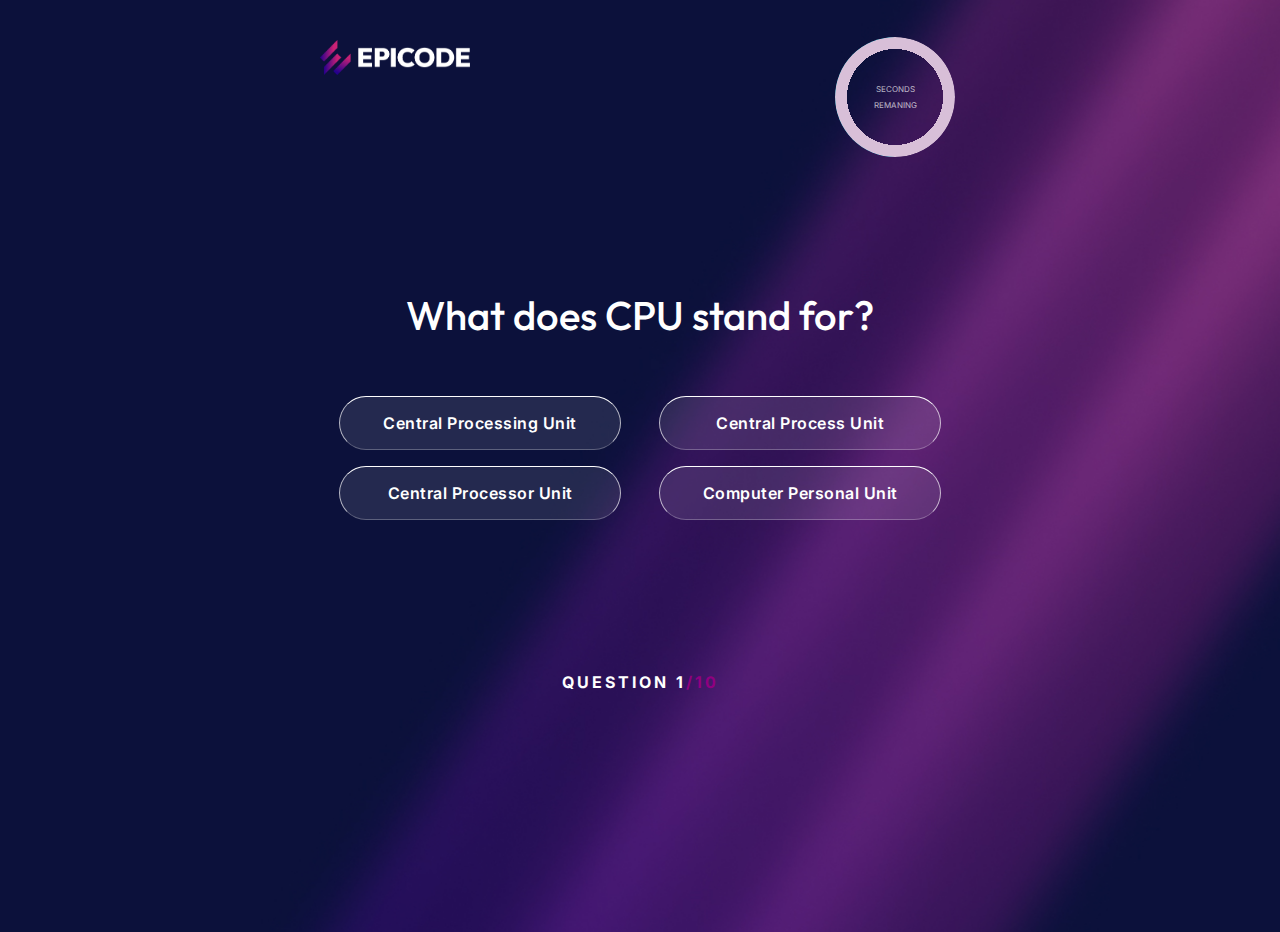
<file: benchmark-page.html>
<!DOCTYPE html>
<html lang="en">
  <head>
    <meta charset="UTF-8" />
    <meta name="viewport" content="width=device-width, initial-scale=1.0" />
    <link rel="stylesheet" href="./assets/css/benchmark-page.css" />
    <title>Benchmark</title>
  </head>
  <body>
    <!-- CREO LA STRUTTURA PER IL TIMER-->
    <section id="flex-heading">
      <div class="logo">
        <img src="./assets/imgs/epicode_logo.png" alt="logo" />
      </div>
      <div class="timer-box">
        <div class="main-container-timer center">
          <!-- progress indicator-->
          <div class="circle-container center">
            <div class="semicircle"></div>
            <div class="semicircle"></div>
            <div class="semicircle"></div>
            <div class="outermost-circle"></div>
          </div>

          <div class="timer-container center">
            <div class="timer-text"><p>SECONDS</p></div>
            <div class="timer center"></div>
            <div class="timer-text"><p>REMANING</p></div>
          </div>
        </div>
      </div>
    </section>
    <main>
      <!--QUIZ-->
      <div id="quiz-container">
        <h2 id="question"></h2>
        <div id="options"></div>
      </div>

      <!--QUESTION COUNTER-->
    </main>
    <footer>
      <div class="qustion-count">
        <span id="number-of-question"></span>
      </div>
    </footer>
    <script src="./assets/JavaScript/Benchmark-page.js"></script>
  </body>
</html>
</file>
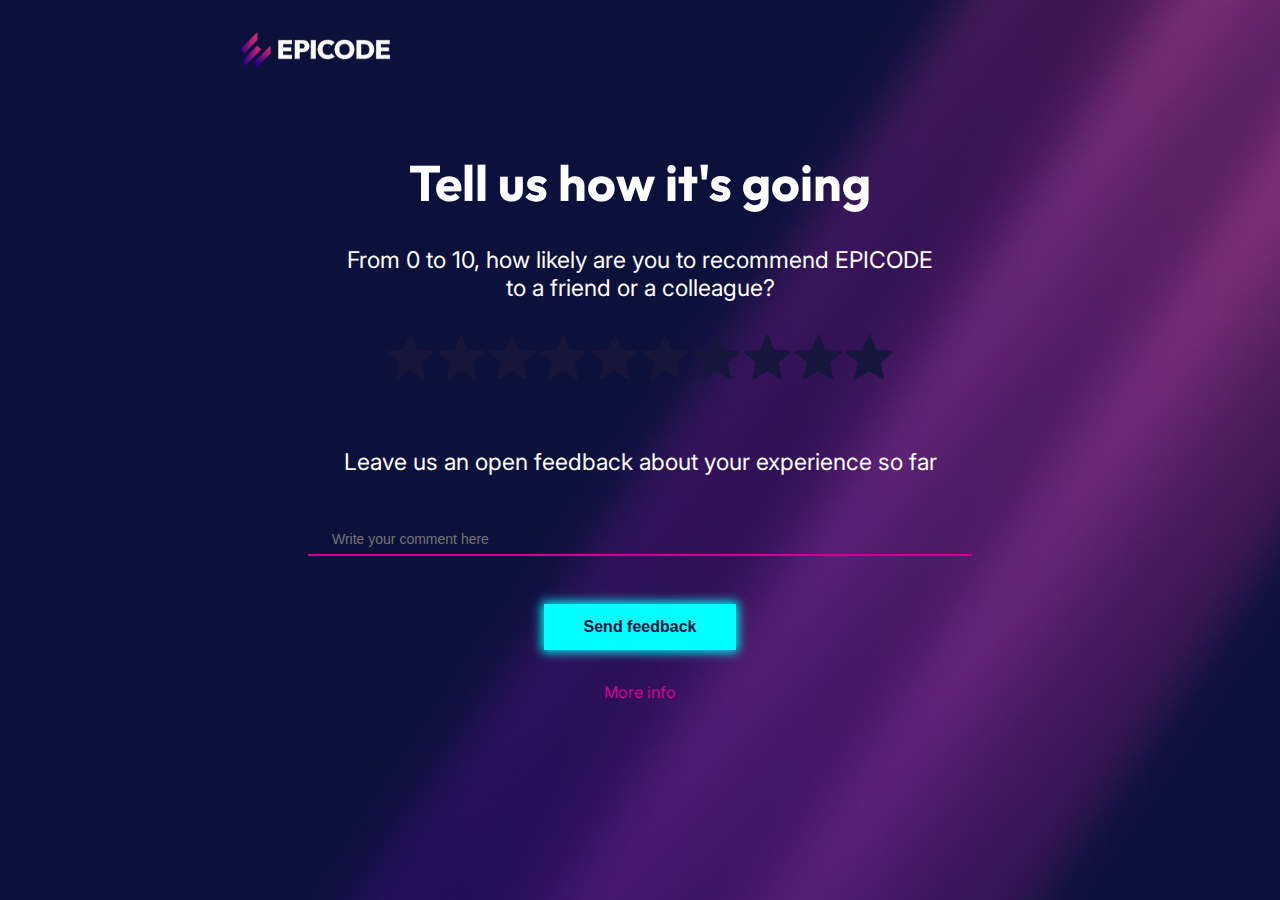
<file: Feedback-Page.html>
<!DOCTYPE html>
<html lang="en">
  <head>
    <meta charset="UTF-8" />
    <meta name="viewport" content="width=device-width, initial-scale=1.0" />
    <link rel="stylesheet" href="./assets/css/Feedback-Page.css" />
    <link
      rel="stylesheet"
      href="https://cdnjs.cloudflare.com/ajax/libs/font-awesome/5.15.4/css/all.min.css"
      integrity="sha512-1ycn6IcaQQ40/MKBW2W4Rhis/DbILU74C1vSrLJxCq57o941Ym01SwNsOMqvEBFlcgUa6xLiPY/NS5R+E6ztJQ=="
      crossorigin="anonymous"
      referrerpolicy="no-referrer"
    />
    <title>Feedback Page</title>
  </head>
  <body>
    <main>
      <div class="logo">
        <img src="./assets/imgs/epicode_logo.png" alt="logo Epicode" />
      </div>

      <h2>Tell us how it's going</h2>
      <p class="paragrafo-feedback">
        From 0 to 10, how likely are you to recommend EPICODE <br />
        to a friend or a colleague?
      </p>

      <!-- STRUTTUTA DELLE STELLE-->
      <div class="contenitoreStelle">
        <svg width="47" height="46" viewBox="0 0 47 46" fill="none" xmlns="http://www.w3.org/2000/svg">
          <path
            d="M22.2044 1.55551C22.6143 0.569963 24.0104 0.569964 24.4203 1.55552L29.9874 14.9402C30.1602 15.3557 30.5509 15.6396 30.9994 15.6756L45.4494 16.834C46.5134 16.9193 46.9448 18.2471 46.1341 18.9415L35.1248 28.3722C34.7831 28.6649 34.6338 29.1242 34.7382 29.5619L38.1018 43.6626C38.3494 44.7009 37.2199 45.5215 36.309 44.9651L23.9379 37.4089C23.5538 37.1743 23.0709 37.1743 22.6868 37.4089L10.3157 44.9651C9.40478 45.5215 8.27528 44.7009 8.52295 43.6626L11.8865 29.5619C11.9909 29.1242 11.8416 28.6649 11.4999 28.3722L0.490575 18.9415C-0.320069 18.2471 0.111362 16.9193 1.17535 16.834L15.6253 15.6756C16.0738 15.6396 16.4645 15.3557 16.6374 14.9402L22.2044 1.55551Z"
            fill="#000000"
            class="star"
          />
        </svg>
        <svg width="47" height="46" viewBox="0 0 47 46" fill="none" xmlns="http://www.w3.org/2000/svg">
          <path
            d="M22.2044 1.55551C22.6143 0.569963 24.0104 0.569964 24.4203 1.55552L29.9874 14.9402C30.1602 15.3557 30.5509 15.6396 30.9994 15.6756L45.4494 16.834C46.5134 16.9193 46.9448 18.2471 46.1341 18.9415L35.1248 28.3722C34.7831 28.6649 34.6338 29.1242 34.7382 29.5619L38.1018 43.6626C38.3494 44.7009 37.2199 45.5215 36.309 44.9651L23.9379 37.4089C23.5538 37.1743 23.0709 37.1743 22.6868 37.4089L10.3157 44.9651C9.40478 45.5215 8.27528 44.7009 8.52295 43.6626L11.8865 29.5619C11.9909 29.1242 11.8416 28.6649 11.4999 28.3722L0.490575 18.9415C-0.320069 18.2471 0.111362 16.9193 1.17535 16.834L15.6253 15.6756C16.0738 15.6396 16.4645 15.3557 16.6374 14.9402L22.2044 1.55551Z"
            fill="#000000"
            class="star"
          />
        </svg>
        <svg width="47" height="46" viewBox="0 0 47 46" fill="none" xmlns="http://www.w3.org/2000/svg">
          <path
            d="M22.2044 1.55551C22.6143 0.569963 24.0104 0.569964 24.4203 1.55552L29.9874 14.9402C30.1602 15.3557 30.5509 15.6396 30.9994 15.6756L45.4494 16.834C46.5134 16.9193 46.9448 18.2471 46.1341 18.9415L35.1248 28.3722C34.7831 28.6649 34.6338 29.1242 34.7382 29.5619L38.1018 43.6626C38.3494 44.7009 37.2199 45.5215 36.309 44.9651L23.9379 37.4089C23.5538 37.1743 23.0709 37.1743 22.6868 37.4089L10.3157 44.9651C9.40478 45.5215 8.27528 44.7009 8.52295 43.6626L11.8865 29.5619C11.9909 29.1242 11.8416 28.6649 11.4999 28.3722L0.490575 18.9415C-0.320069 18.2471 0.111362 16.9193 1.17535 16.834L15.6253 15.6756C16.0738 15.6396 16.4645 15.3557 16.6374 14.9402L22.2044 1.55551Z"
            fill="#000000"
            class="star"
          />
        </svg>
        <svg width="47" height="46" viewBox="0 0 47 46" fill="none" xmlns="http://www.w3.org/2000/svg">
          <path
            d="M22.2044 1.55551C22.6143 0.569963 24.0104 0.569964 24.4203 1.55552L29.9874 14.9402C30.1602 15.3557 30.5509 15.6396 30.9994 15.6756L45.4494 16.834C46.5134 16.9193 46.9448 18.2471 46.1341 18.9415L35.1248 28.3722C34.7831 28.6649 34.6338 29.1242 34.7382 29.5619L38.1018 43.6626C38.3494 44.7009 37.2199 45.5215 36.309 44.9651L23.9379 37.4089C23.5538 37.1743 23.0709 37.1743 22.6868 37.4089L10.3157 44.9651C9.40478 45.5215 8.27528 44.7009 8.52295 43.6626L11.8865 29.5619C11.9909 29.1242 11.8416 28.6649 11.4999 28.3722L0.490575 18.9415C-0.320069 18.2471 0.111362 16.9193 1.17535 16.834L15.6253 15.6756C16.0738 15.6396 16.4645 15.3557 16.6374 14.9402L22.2044 1.55551Z"
            fill="#000000"
            class="star"
          />
        </svg>
        <svg width="47" height="46" viewBox="0 0 47 46" fill="none" xmlns="http://www.w3.org/2000/svg">
          <path
            d="M22.2044 1.55551C22.6143 0.569963 24.0104 0.569964 24.4203 1.55552L29.9874 14.9402C30.1602 15.3557 30.5509 15.6396 30.9994 15.6756L45.4494 16.834C46.5134 16.9193 46.9448 18.2471 46.1341 18.9415L35.1248 28.3722C34.7831 28.6649 34.6338 29.1242 34.7382 29.5619L38.1018 43.6626C38.3494 44.7009 37.2199 45.5215 36.309 44.9651L23.9379 37.4089C23.5538 37.1743 23.0709 37.1743 22.6868 37.4089L10.3157 44.9651C9.40478 45.5215 8.27528 44.7009 8.52295 43.6626L11.8865 29.5619C11.9909 29.1242 11.8416 28.6649 11.4999 28.3722L0.490575 18.9415C-0.320069 18.2471 0.111362 16.9193 1.17535 16.834L15.6253 15.6756C16.0738 15.6396 16.4645 15.3557 16.6374 14.9402L22.2044 1.55551Z"
            fill="#000000"
            class="star"
          />
        </svg>
        <svg width="47" height="46" viewBox="0 0 47 46" fill="none" xmlns="http://www.w3.org/2000/svg">
          <path
            d="M22.2044 1.55551C22.6143 0.569963 24.0104 0.569964 24.4203 1.55552L29.9874 14.9402C30.1602 15.3557 30.5509 15.6396 30.9994 15.6756L45.4494 16.834C46.5134 16.9193 46.9448 18.2471 46.1341 18.9415L35.1248 28.3722C34.7831 28.6649 34.6338 29.1242 34.7382 29.5619L38.1018 43.6626C38.3494 44.7009 37.2199 45.5215 36.309 44.9651L23.9379 37.4089C23.5538 37.1743 23.0709 37.1743 22.6868 37.4089L10.3157 44.9651C9.40478 45.5215 8.27528 44.7009 8.52295 43.6626L11.8865 29.5619C11.9909 29.1242 11.8416 28.6649 11.4999 28.3722L0.490575 18.9415C-0.320069 18.2471 0.111362 16.9193 1.17535 16.834L15.6253 15.6756C16.0738 15.6396 16.4645 15.3557 16.6374 14.9402L22.2044 1.55551Z"
            fill="#000000"
            class="star"
          />
        </svg>
        <svg width="47" height="46" viewBox="0 0 47 46" fill="none" xmlns="http://www.w3.org/2000/svg">
          <path
            d="M22.2044 1.55551C22.6143 0.569963 24.0104 0.569964 24.4203 1.55552L29.9874 14.9402C30.1602 15.3557 30.5509 15.6396 30.9994 15.6756L45.4494 16.834C46.5134 16.9193 46.9448 18.2471 46.1341 18.9415L35.1248 28.3722C34.7831 28.6649 34.6338 29.1242 34.7382 29.5619L38.1018 43.6626C38.3494 44.7009 37.2199 45.5215 36.309 44.9651L23.9379 37.4089C23.5538 37.1743 23.0709 37.1743 22.6868 37.4089L10.3157 44.9651C9.40478 45.5215 8.27528 44.7009 8.52295 43.6626L11.8865 29.5619C11.9909 29.1242 11.8416 28.6649 11.4999 28.3722L0.490575 18.9415C-0.320069 18.2471 0.111362 16.9193 1.17535 16.834L15.6253 15.6756C16.0738 15.6396 16.4645 15.3557 16.6374 14.9402L22.2044 1.55551Z"
            fill="#000000"
            class="star"
          />
        </svg>
        <svg width="47" height="46" viewBox="0 0 47 46" fill="none" xmlns="http://www.w3.org/2000/svg">
          <path
            d="M22.2044 1.55551C22.6143 0.569963 24.0104 0.569964 24.4203 1.55552L29.9874 14.9402C30.1602 15.3557 30.5509 15.6396 30.9994 15.6756L45.4494 16.834C46.5134 16.9193 46.9448 18.2471 46.1341 18.9415L35.1248 28.3722C34.7831 28.6649 34.6338 29.1242 34.7382 29.5619L38.1018 43.6626C38.3494 44.7009 37.2199 45.5215 36.309 44.9651L23.9379 37.4089C23.5538 37.1743 23.0709 37.1743 22.6868 37.4089L10.3157 44.9651C9.40478 45.5215 8.27528 44.7009 8.52295 43.6626L11.8865 29.5619C11.9909 29.1242 11.8416 28.6649 11.4999 28.3722L0.490575 18.9415C-0.320069 18.2471 0.111362 16.9193 1.17535 16.834L15.6253 15.6756C16.0738 15.6396 16.4645 15.3557 16.6374 14.9402L22.2044 1.55551Z"
            fill="#000000"
            class="star"
          />
        </svg>
        <svg width="47" height="46" viewBox="0 0 47 46" fill="none" xmlns="http://www.w3.org/2000/svg">
          <path
            d="M22.2044 1.55551C22.6143 0.569963 24.0104 0.569964 24.4203 1.55552L29.9874 14.9402C30.1602 15.3557 30.5509 15.6396 30.9994 15.6756L45.4494 16.834C46.5134 16.9193 46.9448 18.2471 46.1341 18.9415L35.1248 28.3722C34.7831 28.6649 34.6338 29.1242 34.7382 29.5619L38.1018 43.6626C38.3494 44.7009 37.2199 45.5215 36.309 44.9651L23.9379 37.4089C23.5538 37.1743 23.0709 37.1743 22.6868 37.4089L10.3157 44.9651C9.40478 45.5215 8.27528 44.7009 8.52295 43.6626L11.8865 29.5619C11.9909 29.1242 11.8416 28.6649 11.4999 28.3722L0.490575 18.9415C-0.320069 18.2471 0.111362 16.9193 1.17535 16.834L15.6253 15.6756C16.0738 15.6396 16.4645 15.3557 16.6374 14.9402L22.2044 1.55551Z"
            fill="#000000"
            class="star"
          />
        </svg>
        <svg width="47" height="46" viewBox="0 0 47 46" fill="none" xmlns="http://www.w3.org/2000/svg">
          <path
            d="M22.2044 1.55551C22.6143 0.569963 24.0104 0.569964 24.4203 1.55552L29.9874 14.9402C30.1602 15.3557 30.5509 15.6396 30.9994 15.6756L45.4494 16.834C46.5134 16.9193 46.9448 18.2471 46.1341 18.9415L35.1248 28.3722C34.7831 28.6649 34.6338 29.1242 34.7382 29.5619L38.1018 43.6626C38.3494 44.7009 37.2199 45.5215 36.309 44.9651L23.9379 37.4089C23.5538 37.1743 23.0709 37.1743 22.6868 37.4089L10.3157 44.9651C9.40478 45.5215 8.27528 44.7009 8.52295 43.6626L11.8865 29.5619C11.9909 29.1242 11.8416 28.6649 11.4999 28.3722L0.490575 18.9415C-0.320069 18.2471 0.111362 16.9193 1.17535 16.834L15.6253 15.6756C16.0738 15.6396 16.4645 15.3557 16.6374 14.9402L22.2044 1.55551Z"
            fill="#000000"
            class="star"
          />
        </svg>
      </div>
      <form class="contenitore-inputFeedback">
        <label for="input-feedback">
          <p class="paragrafo-feedback">Leave us an open feedback about your experience so far</p>
          <input type="text" placeholder="Write your comment here" id="input-feedback" required />
          <button type="submit" class="bottone-azzurro-feedback">
            Send feedback
            <!--  <a href="Invio-feedback-page.html" class="feedback-ancora" id="pulsante" required>Send feedback</a>-->
          </button>
        </label>
      </form>
      <a
        href="https://epicode.com/it/?utm_source=adwords&utm_campaign=Brand&utm_adgroup=brandexact&utm_term=epicode&utm_medium=ppc&hsa_acc=1246633295&hsa_cam=11897141170&hsa_grp=115607542236&hsa_ad=639941169967&hsa_src=g&hsa_tgt=kwd-1083842420863&hsa_kw=epicode&hsa_mt=e&hsa_net=adwords&hsa_ver=3&gclid=CjwKCAiA2pyuBhBKEiwApLaIO6SbLhVtDYxiuy8BalB54jHzauFzKASva6mp0hlXMIi9CQjwZteSLxoCl9QQAvD_BwE"
        class="info"
      >
        More info
      </a>
    </main>
    <script src="./assets/JavaScript/Feedback-Page.js"></script>
  </body>
</html>
</file>
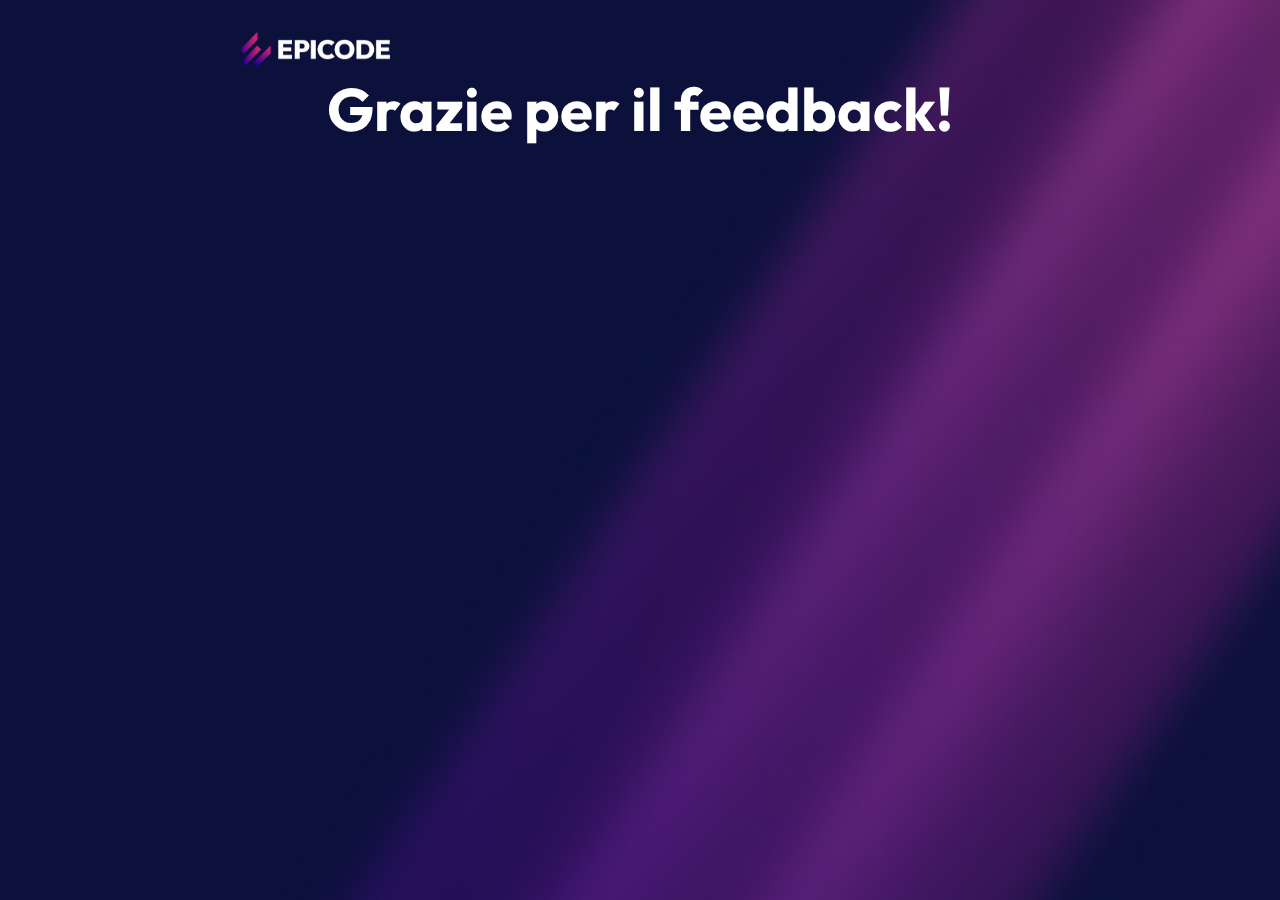
<file: Invio-feedback-page.html>
<!DOCTYPE html>
<html lang="en">
  <head>
    <meta charset="UTF-8" />
    <meta name="viewport" content="width=device-width, initial-scale=1.0" />
    <link rel="stylesheet" href="./assets/css/Invio-feedback.css" />
    <title>Invio feedback</title>
  </head>
  <body>
    <main>
      <div class="logo">
        <img src="./assets/imgs/epicode_logo.png" alt="logo Epicode" />
      </div>
      <h1>Grazie per il feedback!</h1>
      <div id="commento"></div>
    </main>
    <script src="./assets/JavaScript/Invio-feedback.js"></script>
  </body>
</html>
</file>
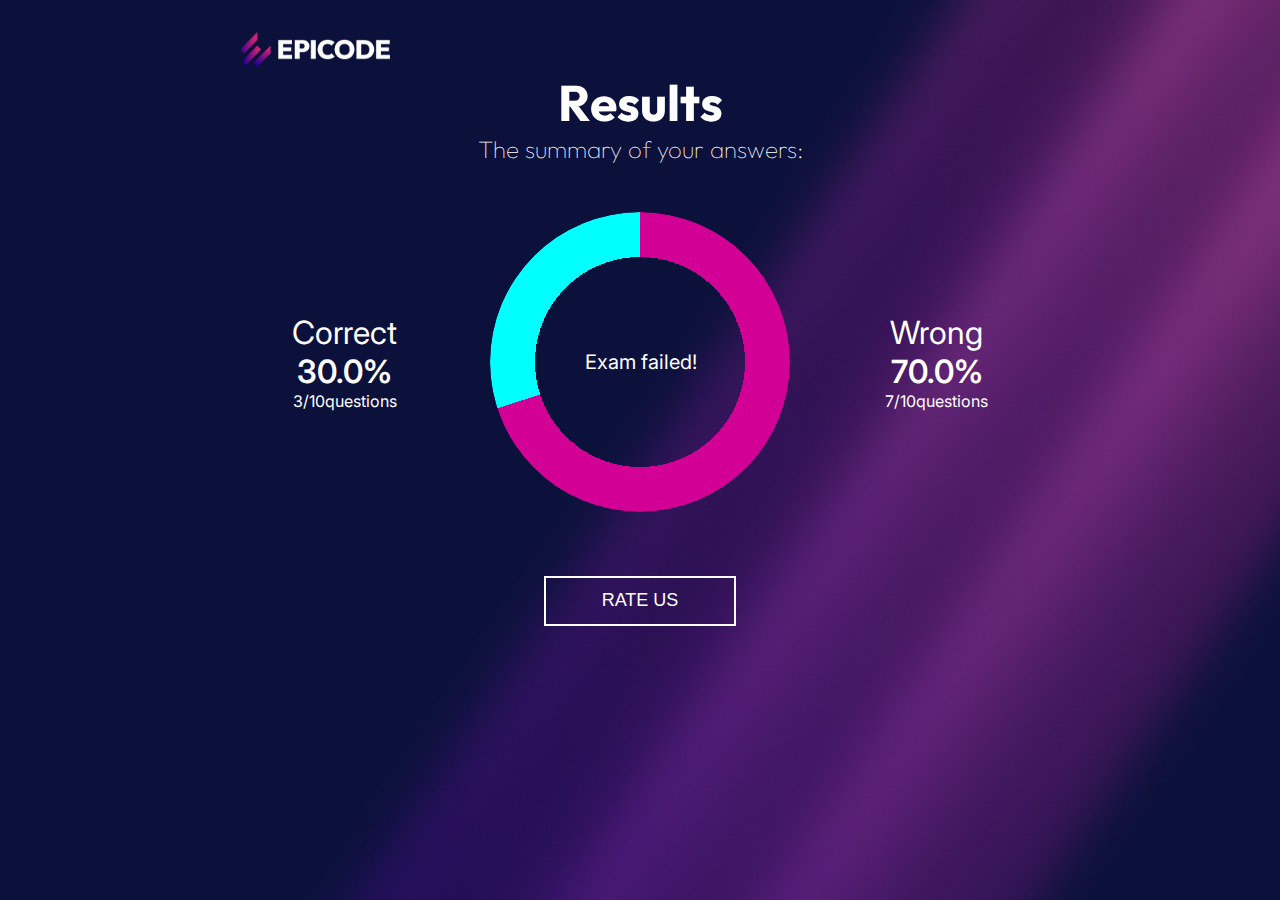
<file: Results.html>
<!DOCTYPE html>
<html lang="en">
  <head>
    <meta charset="UTF-8" />
    <meta name="viewport" content="width=device-width, initial-scale=1.0" />
    <link rel="stylesheet" href="./assets/css/Results-style.css" />
    <title>Results Page</title>
  </head>
  <body>
    <main>
      <img class="logo" src="./assets/imgs/epicode_logo.png" alt="Epicode Logo" />

      <section class="center-results">
        <h1 class="bianco size">Results</h1>
        <h2 class="bianco grandezza">The summary of your answers:</h2>

        <div class="contenitore-risultato center-grafico">
          <div class="main-container-quiz center-grafico">
            <!-- PROGRESS INDICATOR-->
            <div class="circle-container-quiz center-grafico bianco">
              <div id="pie" class="pie"></div>
            </div>
            <!-- VALORI DELLA PERCENTUALE-->

            <div class="risposte-corette bianco">
              <p class="correct-wrong">Correct</p>
            </div>

            <div class="commento-risultato center-grafico"></div>

            <div class="risposte-sbagliate bianco">
              <p class="correct-wrong">Wrong</p>
            </div>
          </div>
        </div>

        <button id="rate-us"><a href="Feedback-Page.html" class="ancora-results">RATE US</a></button>
      </section>
    </main>

    <script src="./assets/JavaScript/Results.js"></script>
  </body>
</html>
</file>
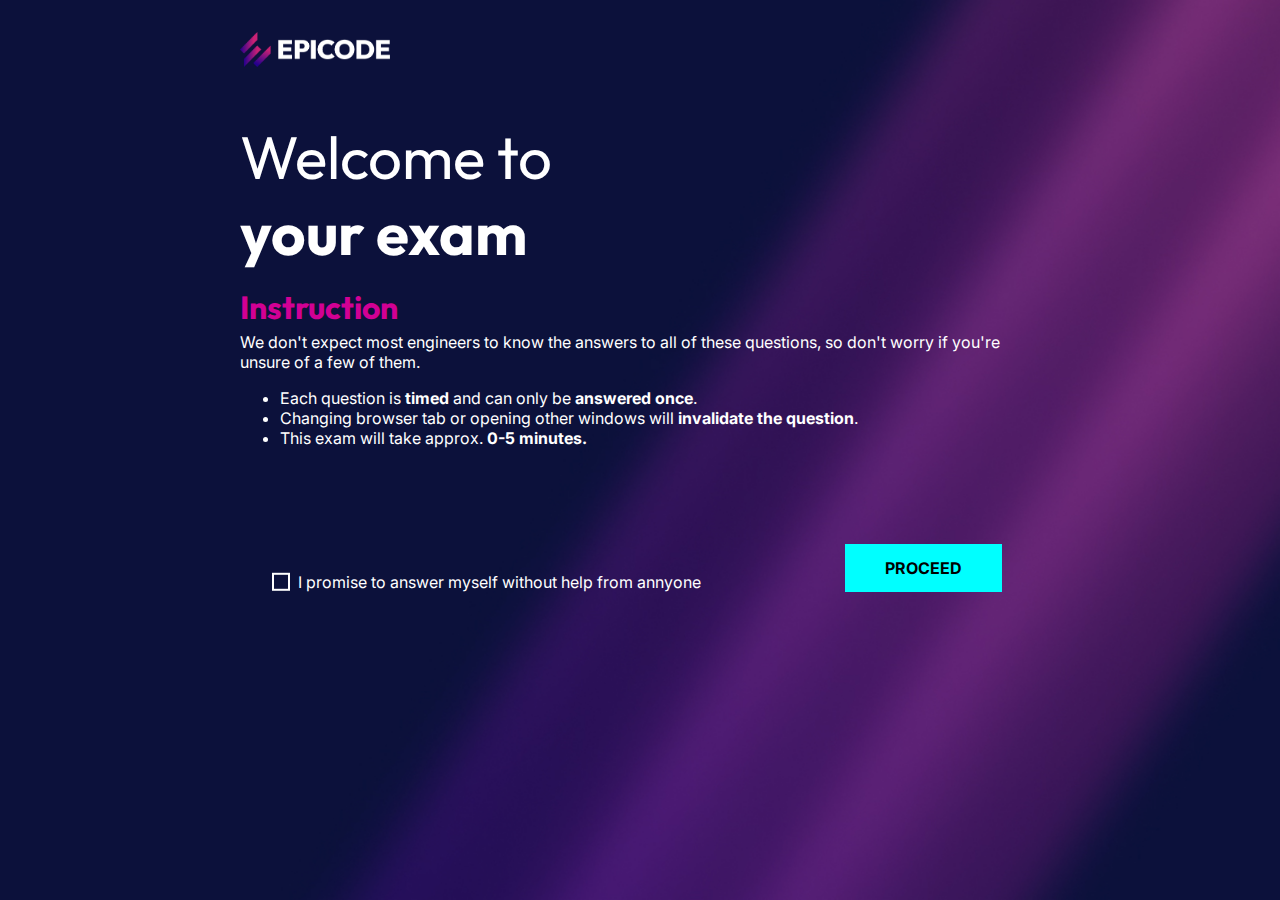
<file: Welcome-Page.html>
<!DOCTYPE html>
<html lang="en">
  <head>
    <meta charset="UTF-8" />
    <meta name="viewport" content="width=device-width, initial-scale=1.0" />
    <link rel="stylesheet" href="./assets/css/WelcomePage.css" />
    <title>Welcome Page</title>
  </head>
  <body>
    <main>
      <div class="logo">
        <img src="./assets/imgs/epicode_logo.png" alt="logo Epicode" />
      </div>
      <h1 class="title-slim">Welcome to</h1>
      <h2 class="grandeza-h2 grasetto-text">your exam</h2>
      <h3 class="grandeza-h3">Instruction</h3>
      <p class="paragrafo-size">
        We don't expect most engineers to know the answers to all of these questions, so don't worry if you're unsure of
        a few of them.
      </p>
      <ul class="lista-welcome">
        <li>
          Each question is <span class="grasetto-text">timed</span> and can only be
          <span class="grasetto-text">answered once</span>.
        </li>
        <li>
          Changing browser tab or opening other windows will <span class="grasetto-text">invalidate the question</span>.
        </li>
        <li>This exam will take approx. <span class="grasetto-text">0-5 minutes.</span></li>
      </ul>

      <form class="contenitore-input">
        <label class="p-input" for="procedi">
          <input type="checkbox" class="checkbox" id="procedi"">
          <p>I promise to answer myself without help from annyone</p>
          <a href="benchmark-page.html" id="pulsante" class="bottone-azzurro">PROCEED</a>
        </label>
      </form>
    </main>

    <script src="./assets/JavaScript/Welcome-JS.js"></script>
  </body>
</html>
</file>
<file: assets/css/benchmark-page.css>
@import url("https://fonts.googleapis.com/css2?family=Inter:wght@500;600&family=Outfit:wght@500;600&display=swap");

* {
  box-sizing: border-box;
  margin: 0;
}

body {
  background-image: url(../imgs/bg.jpg);
  height: 100vh;
  color: white;
  font-family: "Inter", sans-serif;
  text-align: center;
  background-repeat: no-repeat;
  background-size: cover;
  font-size: 16px;
  margin-top: 2rem;
}

main {
  width: 50%;
  margin-inline: auto;
}

h1,
h2,
h3,
h4,
h5,
h6 {
  font-family: "Outfit", sans-serif;
}

h2 {
  font-size: 60px;
}

#question {
  margin-top: 3rem;
  font-weight: 500;
}

.purple {
  color: #900080;
}

.logo img {
  width: 150px;
  margin-top: 0.5rem;
}

/*TIMER CSS PROGETTAZIONE*/

#flex-heading {
  display: flex;
  flex-wrap: wrap;
  justify-content: space-between;
  margin-inline: 25%;
}

.center {
  display: flex;
  justify-content: center;
  align-items: center;
}

.main-container-timer {
  width: 130px;
  height: 130px;
}

/* progress indicator */

.circle-container {
  width: 150px;
  height: 150px;
  width: 120px;
  height: 120px;
  background-color: thistle;
  border-radius: 50%;
  position: absolute;
  overflow: hidden;
  z-index: 1;
  mask-image: radial-gradient(circle farthest-side at center, transparent 80%, white 80%);
}

.semicircle {
  width: 50%;
  height: 100%;
  position: absolute;
  top: 0;
  left: 0;
  transform-origin: right center;
}

.semicircle:nth-child(1) {
  background-color: #00ffff;
  z-index: 2;
}

.semicircle:nth-child(2) {
  background-color: #00ffff;
  z-index: 3;
}

.semicircle:nth-child(3) {
  background-color: thistle;
  z-index: 4;
}

.outermost-circle {
  width: 80px;
  height: 120px;

  width: 90px;
  height: 90px;

  background-color: blue;
  border-radius: 50%;
  z-index: 5;
}

/* timer*/

.timer-container {
  width: 90px;
  height: 70px;
  flex-direction: column;
  z-index: 6;
}

.timer {
  z-index: 7;
}

.timer div {
  font-size: 45px;
  font-weight: 100;
  width: 40px;
  height: 40px;
  display: flex;
  justify-content: center;
  align-items: center;
  margin: 0 10px 0 10px;
  color: rgba(255, 255, 255, 0.822);
  font-family: "Inter", sans-serif;
}

.timer .colon {
  background-color: transparent;
  width: 10px;
  margin-inline: 0;
  padding-block-end: 15px;
}

.timer-text p {
  font-size: 8px;
  color: rgba(255, 255, 255, 0.703);
  font-family: "Inter", sans-serif;
  line-height: 2;
}

/*//////////////////////////////*/
#quiz-container {
  margin-top: 8rem;
}

#question {
  font-size: 40px;
  padding-inline: 5rem;
  margin-bottom: 3rem;
}

.question-container {
  margin-top: 7rem;
}

#options {
  display: flex;
  flex-wrap: wrap;
  justify-content: space-around;
}

.options-container {
  background-color: rgba(255, 255, 255, 0.1);
  color: white;
  padding-block: 1rem;
  border-radius: 50px;
  font-family: "Inter", sans-serif;
  font-weight: 600;
  margin: 0.5rem;
  width: 44%;
  border-color: #dddddd89;
  border-top: 1.5px solid;
  border-right: 0.3px solid rgba(255, 255, 255, 0.674);
  border-left: 0.5px solid rgba(255, 255, 255, 0.671);
  border-bottom: 0.3px solid rgba(255, 255, 255, 0.267);
}

.options-container:hover {
  background-color: #900080;
  background: linear-gradient(0deg, rgba(186, 0, 186, 0.434) 0%, rgba(144, 0, 128, 0.753180495831145) 33%);
  border-bottom: 0.3px solid #900080;
  border-right: 1px solid #90007f5d;
}

.styled-label {
  font-family: "Inter", sans-serif;
  display: flex;
  flex-wrap: wrap;
  justify-content: space-around;
  font-weight: 600;
  letter-spacing: 0.5px;
}

.option-input {
  display: none;
}

#number-of-question {
  letter-spacing: 3px;
  font-weight: bold;
}
.qustion-count {
  margin: 9rem;
}
</file>
<file: assets/css/Feedback-Page.css>
@import url("https://fonts.googleapis.com/css2?family=Inter:wght@400;700&family=Outfit:wght@400;700&display=swap");

* {
  box-sizing: border-box;
  margin: 0;
}

body {
  font-family: "Inter", sans-serif;
  font-size: 16px;
  background-image: url(../imgs/bg.jpg);
  background-size: cover;
  margin-top: 2rem;
}

.logo {
  text-align: left;
}

.logo img {
  width: 150px;
}

main {
  margin-inline: auto;
  width: 800px;
  text-align: center;
}

h1,
h2,
h3,
h4,
h5,
h6 {
  font-family: "Outfit", sans-serif;
}
h2 {
  font-size: 50px;
  color: white;
  padding-block-start: 2rem;
  margin-block-end: 0;
  margin-block-start: 3rem;
}

.paragrafo-feedback {
  color: white;
  font-size: 23px;
  margin-block-start: 2rem;
  font-weight: 400;
}

.p-input {
  display: inline-block;
  padding-inline-start: 1rem;
}

.contenitore-input {
  padding-block: 5rem;
  padding-inline-start: 1rem;
}

#input-feedback {
  padding-inline-start: 1.5rem;
  line-height: 2;
  width: 83%;
  margin-block: 3rem;
  background: none;
  border: none;
  border-block-end: 2px solid #d20094;
  color: white;
  font-weight: 400;
  font-size: 14px;
  transition: all 0.25s;
}

#input-feedback:focus {
  outline: none;
}

#input-feedback:hover {
  box-shadow: 0 0.5em 0.5em -0.4em #d20094;
}

.bottone-azzurro-feedback {
  padding-inline: 2.5rem;
  padding-block: 0.9rem;
  color: #150f37;
  background-color: #00ffff;
  box-shadow: 0 0 10px 2px #00ffff;
  border: none;
  font-weight: bold;
  font-size: medium;
  display: inline-block;
  text-align: center;
  transition: all 0.25s;
}

.bottone-azzurro-feedback:hover {
  color: #150f37d9;
  transform: translateY(-0.25em);
  box-shadow: -1px -1px 10px 3px #3fd9ff;
}

.contenitoreStelle {
  margin-block-start: 2rem;
  padding-block-end: 2rem;
}

.star {
  fill: #16153c;
  transition: fill 0.2s;
  cursor: pointer;
}

.star.active {
  fill: #05feff;
  cursor: pointer;
}

.feedback-ancora {
  text-decoration: none;
  color: #16153c;
  font-weight: bolder;
}

.info {
  display: block;
  margin-block-start: 2rem;
  color: #d20094;
  text-decoration: none;
  transition: all 0.25s;
}

.info:hover {
  box-shadow: 5px 5px 10px #d20094, -5px -5px 10px #d20094;
}
</file>
<file: assets/css/Invio-feedback.css>
@import url("https://fonts.googleapis.com/css2?family=Inter:wght@400;700&family=Outfit:wght@400;700&display=swap");
/*font-family: "Inter", sans-serif;
font-family: "Outfit", sans-serif;*/

* {
  box-sizing: border-box;
  margin: 0;
}

body {
  font-family: "Inter", sans-serif;
  font-size: 16px;
  background-image: url(../imgs/bg.jpg);
  background-size: cover;
  margin-top: 2rem;
}

.logo img {
  width: 150px;
}

main {
  margin-inline: auto;
  width: 800px;
}

h1,
h2,
h3,
h4,
h5,
h6 {
  font-family: "Outfit", sans-serif;
}
h1 {
  font-size: 60px;
  color: white;
  text-align: center;
}
</file>
<file: assets/css/Results-style.css>
@import url("https://fonts.googleapis.com/css2?family=Inter:wght@400;700&family=Outfit:wght@400;700&display=swap");
/*font-family: "Inter", sans-serif;
font-family: "Outfit", sans-serif;*/

* {
  box-sizing: border-box;
  margin: 0;
}

body {
  font-family: "Inter", sans-serif;
  font-size: 16px;
  background-image: url(../imgs/bg.jpg);
  background-size: cover;
  margin-top: 2rem;
}

.logo {
  width: 150px;
}

main {
  margin-inline: auto;
  width: 800px;
}

h1,
h2,
h3,
h4,
h5,
h6 {
  font-family: "Outfit", sans-serif;
}
h1 {
  font-size: 60px;
}

.light-blue {
  background-color: #00ffff;
}

#rate-us {
  background-color: transparent;
  color: white;
  border: 2px solid white;
  font-size: large;
  padding-inline: 3.5rem;
  padding-block: 0.8rem;
  transition: all 0.25s;
}

#rate-us:hover {
  border-color: #00ffff;
  box-shadow: 0px 0px 17px 0px #00ffff;
}

.center-results {
  text-align: center;
}

.bianco {
  color: white;
}

.size {
  font-size: 50px;
}

.grandezza {
  font-weight: 100;
  padding-block-end: 3rem;
}

.risposte-corette {
  display: inline-block;
  padding: 2rem;
}

.risposte-sbagliate {
  display: inline-block;
  padding: 2rem;
}

.contenitore-grafico {
  display: inline-block;
  margin-inline: 4rem;
}

.contenitore-risultato {
  margin-block-end: 4rem;
}

.center-grafico {
  display: flex;
  justify-content: center;
  align-items: center;
}

.main-container-quiz {
  width: 300px;
  height: 300px;
}

.circle-container-quiz {
  position: absolute;
  overflow: hidden;
  z-index: 1;
}

.container {
  float: left;
  display: inline-block;
  margin: 10px;
}

#pie {
  width: 300px;
  height: 300px;
  mask-image: radial-gradient(circle farthest-side at center, transparent 70%, white 70%);
  margin: 10px;
  display: inline-block;
  border-radius: 50%;
}

.commento-risultato {
  width: 500px;
  height: 500px;
  margin-inline: 7rem;
}

.contenitore-p {
  display: block;
  width: 200px;
}

.paragrafo1 {
  color: white;
}

.paragrafo3 {
  color: white;
  font-size: 10px;
  margin-block-start: 1rem;
}

.paragrafo4 {
  color: white;
  font-size: 20px;
}

.paragrafo2 {
  color: #00ffff;
  font-size: 16px;
}

.correct-wrong {
  font-size: 32px;
}

.score-percentage {
  font-size: 32px;
  font-weight: 600;
}

.ancora-results {
  color: white;
  text-decoration: none;
  transition: all 0.25s;
}

.ancora-results:hover {
  color: #00ffff;
}
</file>
<file: assets/css/WelcomePage.css>
@import url("https://fonts.googleapis.com/css2?family=Inter:wght@400;700&family=Outfit:wght@400;700&display=swap");

* {
  box-sizing: border-box;
  margin: 0;
}

body {
  font-family: "Inter", sans-serif;
  font-size: 16px;
  background-image: url(../imgs/bg.jpg);
  background-size: cover;
  margin-top: 2rem;
}

.logo img {
  width: 150px;
}

main {
  margin-inline: auto;
  width: 800px;
}

h1,
h2,
h3,
h4,
h5,
h6 {
  font-family: "Outfit", sans-serif;
}
h1 {
  font-size: 60px;
  color: white;
  margin-block-end: 0;
  margin-block-start: 3rem;
}

.grandeza-h2 {
  color: white;
  font-size: 60px;
  margin-block-start: 0;
}

.grandeza-h3 {
  color: #d20094;
  font-size: 32px;
  margin-block-end: 0;
  margin-block-start: 1rem;
}

.paragrafo-size {
  color: white;
  margin-block-start: 5px;
  font-weight: 400;
}

.lista-welcome {
  color: white;
  font-weight: 400;
  margin-block: 1rem;
}

.title-slim {
  font-weight: 400;
}
.grasetto-text {
  font-weight: bold;
}

.contenitore-input {
  padding-block: 5rem;
  padding-inline-start: 1rem;
}

.light-blue {
  background-color: #00ffff;
}

.bottone-azzurro {
  padding-inline: 2.5rem;
  padding-block: 0.9rem;
  background-color: #00ffff;
  border: none;
  font-weight: 800;

  display: inline-block;
  margin-inline-start: 9rem;
}

.bottone-azzurro:hover {
  box-shadow: 0 0 10px 2px #00ffff;
}

#pulsante {
  color: black;
  text-decoration: none;
  font-weight: bold;
}

/*      prova della checkbox*/

.p-input {
  display: flex;
  align-items: flex-end;
  padding-inline-start: 1rem;
  color: white;
}

.checkbox {
  appearance: none;

  margin: 0;
  font: inherit;
  width: 1.15em;
  height: 1.15em;
  border: 0.15em solid;
  display: inline-block;
  color: white;
  transform: translateY(-0.075em);
  display: grid;
  place-content: center;
  margin-inline-end: 0.5rem;
}

.checkbox::before {
  content: "";
  width: 0.65em;
  height: 0.65em;
  clip-path: polygon(14% 44%, 0 65%, 50% 100%, 100% 16%, 80% 0%, 43% 62%);
  transform: scale(0);
  transform: scale(0);
  transform-origin: bottom left;
  transition: 120ms transform ease-in-out;
  box-shadow: inset 1em 1em var(--form-control-color);
  background-color: white;
}

input[type="checkbox"]:checked::before {
  transform: scale(1);
}
</file>
